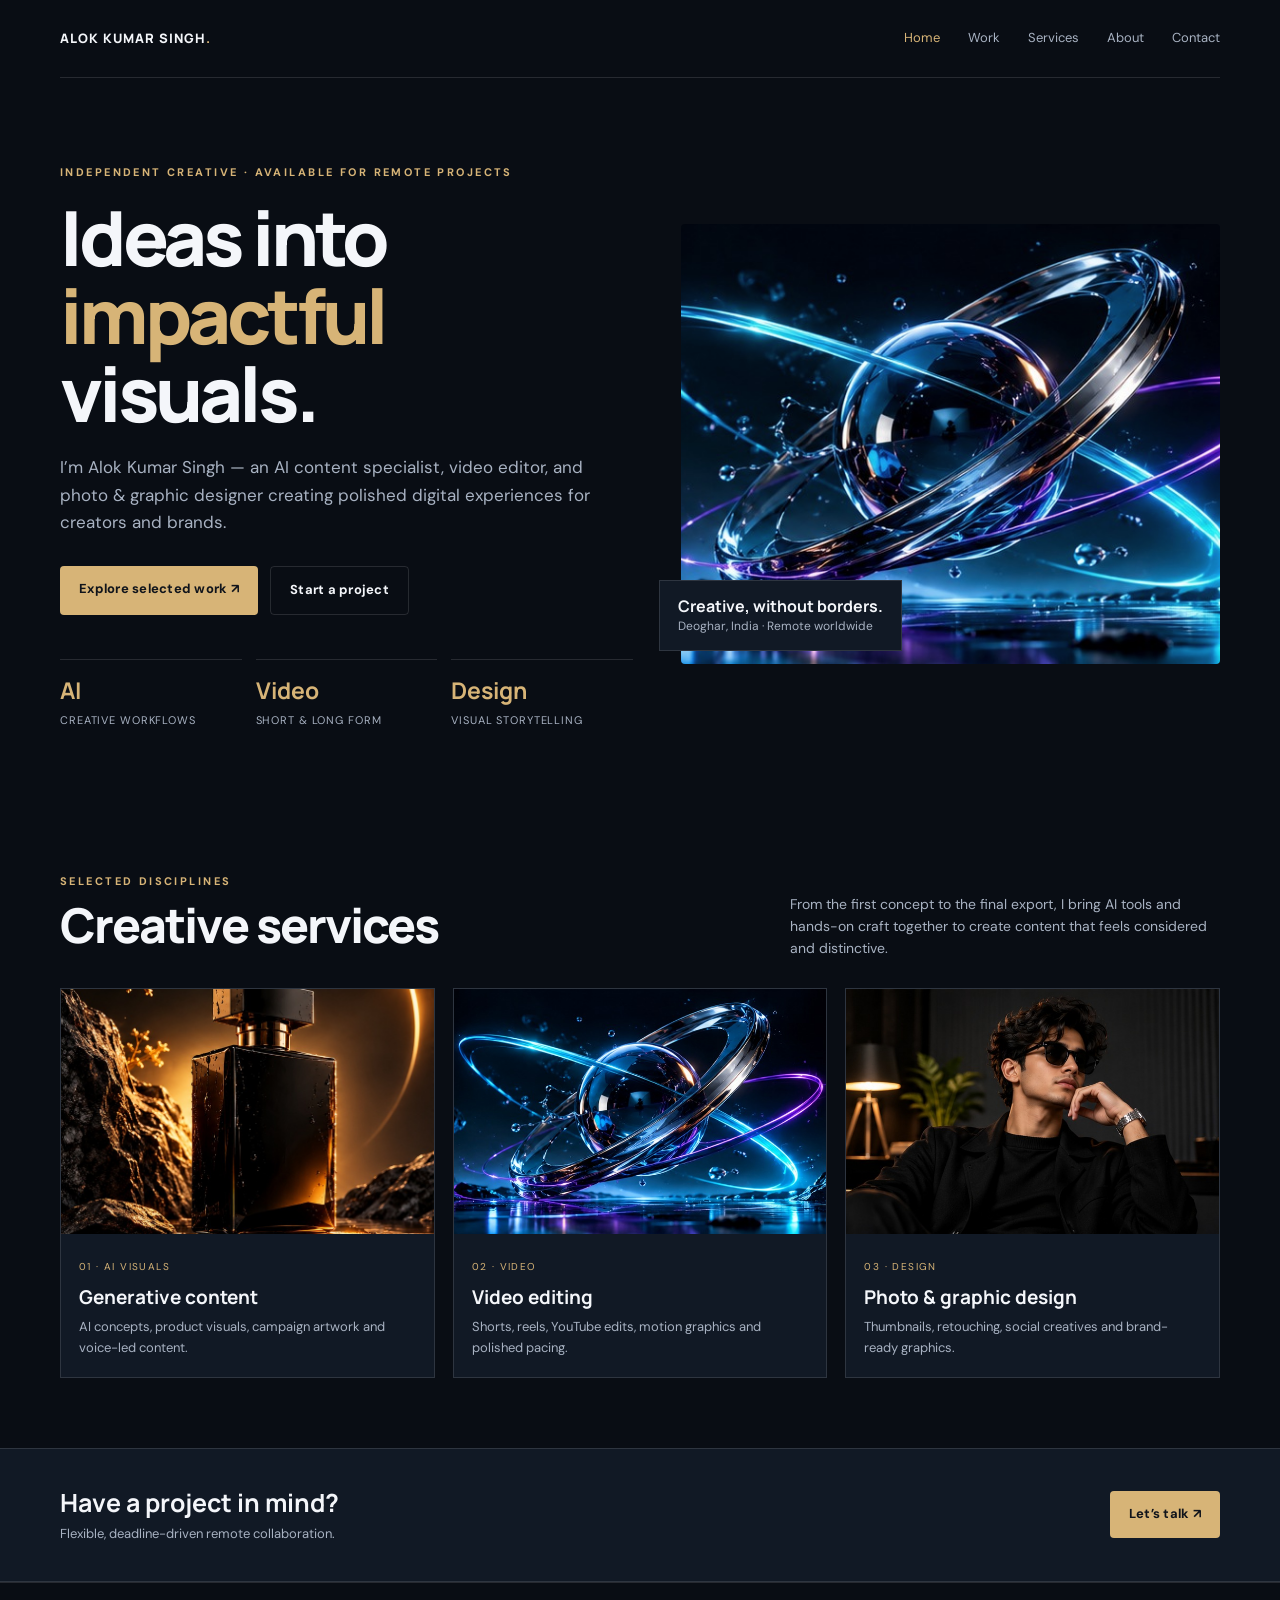
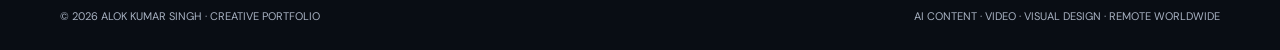
<file: index.html>
<!doctype html><html lang="en"><head><meta charset="utf-8"><meta name="viewport" content="width=device-width,initial-scale=1"><meta name="description" content="Alok Kumar Singh — AI content specialist, video editor and visual designer."><title>Home | Alok Kumar Singh</title><link rel="stylesheet" href="styles.css"></head><body><header class="wrap nav"><a class="brand" href="index.html">ALOK KUMAR SINGH<span>.</span></a><nav class="links"><a class="active" href="index.html">Home</a><a class="" href="work.html">Work</a><a class="" href="services.html">Services</a><a class="" href="about.html">About</a><a class="" href="contact.html">Contact</a></nav><button class="menu" aria-label="Open navigation">MENU</button></header>
<main class="wrap">
<section class="hero"><div><div class="eyebrow">Independent creative · Available for remote projects</div><h1>Ideas into <em>impactful</em> visuals.</h1><p class="lead">I’m Alok Kumar Singh — an AI content specialist, video editor, and photo & graphic designer creating polished digital experiences for creators and brands.</p><div class="actions"><a class="btn" href="work.html">Explore selected work ↗</a><a class="btn secondary" href="contact.html">Start a project</a></div><div class="stats"><div class="stat"><strong>AI</strong><span>Creative workflows</span></div><div class="stat"><strong>Video</strong><span>Short & long form</span></div><div class="stat"><strong>Design</strong><span>Visual storytelling</span></div></div></div><div class="hero-visual"><img src="hero-art.jpg" alt="Premium futuristic AI artwork"><div class="float-note"><strong>Creative, without borders.</strong>Deoghar, India · Remote worldwide</div></div></section>
<section class="section"><div class="section-head"><div><div class="eyebrow">Selected disciplines</div><h2>Creative services</h2></div><p>From the first concept to the final export, I bring AI tools and hands-on craft together to create content that feels considered and distinctive.</p></div><div class="grid3"><article class="card"><img src="luxury-product.jpg" alt="Luxury product visual"><div class="card-body"><small>01 · AI visuals</small><h3>Generative content</h3><p>AI concepts, product visuals, campaign artwork and voice-led content.</p></div></article><article class="card"><img src="ai-motion-art.jpg" alt="Futuristic motion artwork"><div class="card-body"><small>02 · Video</small><h3>Video editing</h3><p>Shorts, reels, YouTube edits, motion graphics and polished pacing.</p></div></article><article class="card"><img src="editorial-portrait.jpg" alt="Editorial portrait"><div class="card-body"><small>03 · Design</small><h3>Photo & graphic design</h3><p>Thumbnails, retouching, social creatives and brand-ready graphics.</p></div></article></div></section>
</main><section class="band"><div class="wrap band-inner"><div><h2>Have a project in mind?</h2><p>Flexible, deadline-driven remote collaboration.</p></div><a class="btn" href="contact.html">Let’s talk ↗</a></div></section><footer class="footer"><div class="wrap footer-inner"><span>© 2026 ALOK KUMAR SINGH · CREATIVE PORTFOLIO</span><span>AI CONTENT · VIDEO · VISUAL DESIGN · REMOTE WORLDWIDE</span></div></footer><script src="script.js"></script></body></html>
</file>
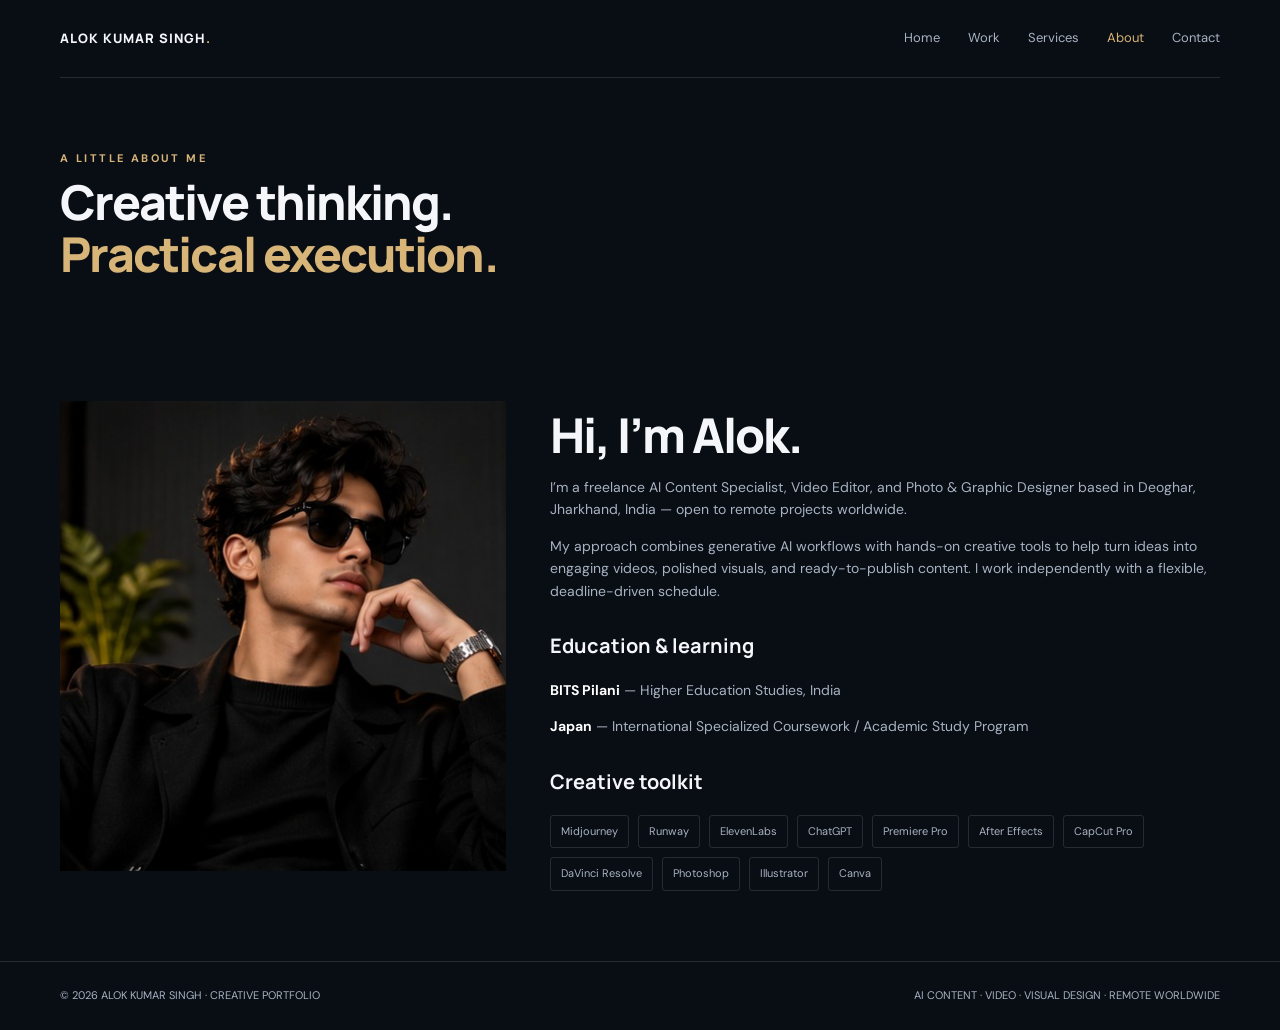
<file: about.html>
<!doctype html><html lang="en"><head><meta charset="utf-8"><meta name="viewport" content="width=device-width,initial-scale=1"><meta name="description" content="Alok Kumar Singh — AI content specialist, video editor and visual designer."><title>About | Alok Kumar Singh</title><link rel="stylesheet" href="styles.css"></head><body><header class="wrap nav"><a class="brand" href="index.html">ALOK KUMAR SINGH<span>.</span></a><nav class="links"><a class="" href="index.html">Home</a><a class="" href="work.html">Work</a><a class="" href="services.html">Services</a><a class="active" href="about.html">About</a><a class="" href="contact.html">Contact</a></nav><button class="menu" aria-label="Open navigation">MENU</button></header>
<main class="wrap"><section class="page-hero"><div class="eyebrow">A little about me</div><h1 class="page-title">Creative thinking.<br><span style="color:var(--accent)">Practical execution.</span></h1></section><section class="section about-layout"><img src="editorial-portrait.jpg" alt="Editorial-style portrait placeholder"><div><h2>Hi, I’m Alok.</h2><p class="muted">I’m a freelance AI Content Specialist, Video Editor, and Photo & Graphic Designer based in Deoghar, Jharkhand, India — open to remote projects worldwide.</p><p class="muted">My approach combines generative AI workflows with hands-on creative tools to help turn ideas into engaging videos, polished visuals, and ready-to-publish content. I work independently with a flexible, deadline-driven schedule.</p><h3 style="font:700 20px Manrope;margin-top:30px">Education & learning</h3><p class="muted"><strong style="color:white">BITS Pilani</strong> — Higher Education Studies, India</p><p class="muted"><strong style="color:white">Japan</strong> — International Specialized Coursework / Academic Study Program</p><h3 style="font:700 20px Manrope;margin-top:30px">Creative toolkit</h3><div class="tools"><span class="tag">Midjourney</span><span class="tag">Runway</span><span class="tag">ElevenLabs</span><span class="tag">ChatGPT</span><span class="tag">Premiere Pro</span><span class="tag">After Effects</span><span class="tag">CapCut Pro</span><span class="tag">DaVinci Resolve</span><span class="tag">Photoshop</span><span class="tag">Illustrator</span><span class="tag">Canva</span></div></div></section></main><footer class="footer"><div class="wrap footer-inner"><span>© 2026 ALOK KUMAR SINGH · CREATIVE PORTFOLIO</span><span>AI CONTENT · VIDEO · VISUAL DESIGN · REMOTE WORLDWIDE</span></div></footer><script src="script.js"></script></body></html>
</file>
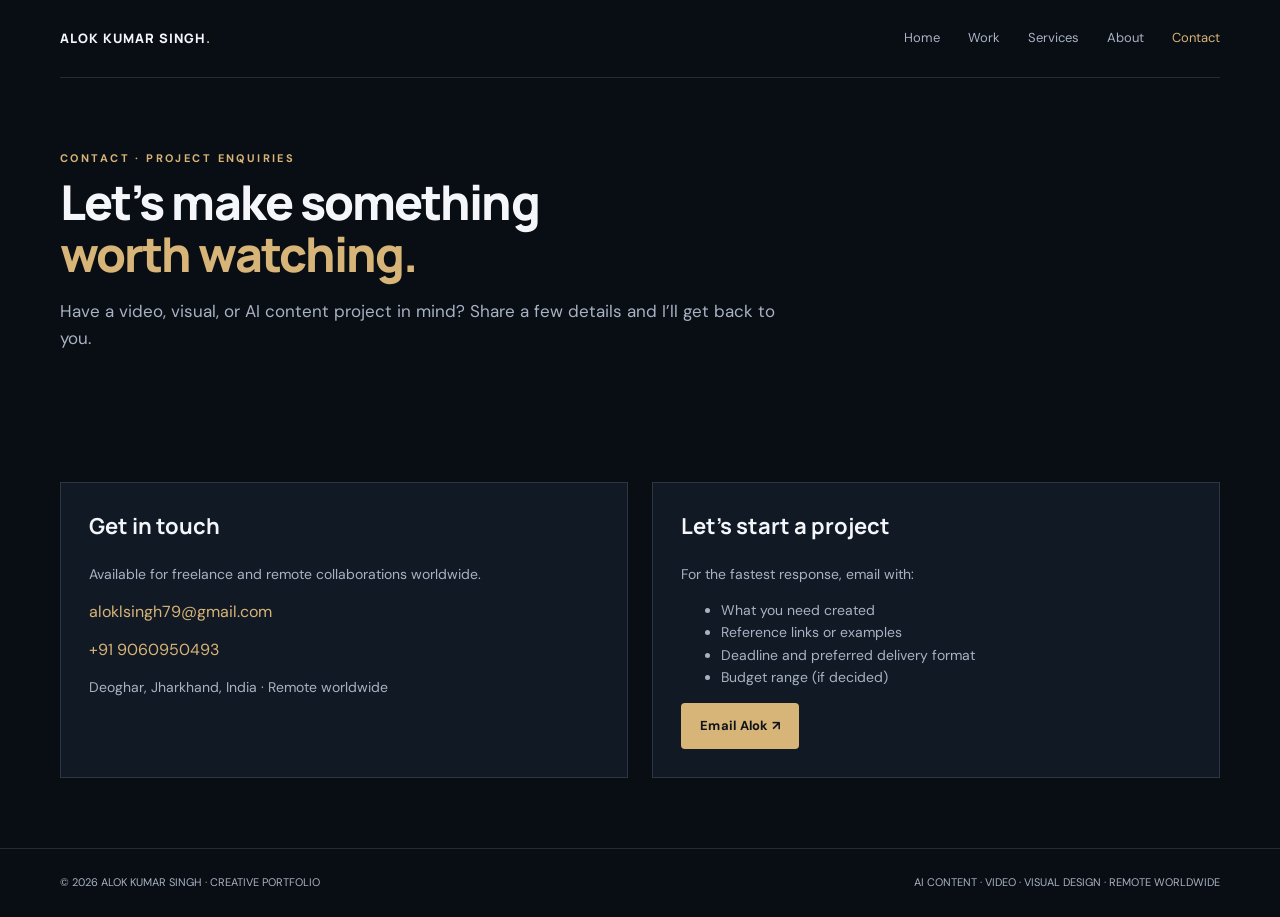
<file: contact.html>
<!doctype html><html lang="en"><head><meta charset="utf-8"><meta name="viewport" content="width=device-width,initial-scale=1"><meta name="description" content="Alok Kumar Singh — AI content specialist, video editor and visual designer."><title>Contact | Alok Kumar Singh</title><link rel="stylesheet" href="styles.css"></head><body><header class="wrap nav"><a class="brand" href="index.html">ALOK KUMAR SINGH<span>.</span></a><nav class="links"><a class="" href="index.html">Home</a><a class="" href="work.html">Work</a><a class="" href="services.html">Services</a><a class="" href="about.html">About</a><a class="active" href="contact.html">Contact</a></nav><button class="menu" aria-label="Open navigation">MENU</button></header>
<main class="wrap"><section class="page-hero"><div class="eyebrow">Contact · Project enquiries</div><h1 class="page-title">Let’s make something<br><span style="color:var(--accent)">worth watching.</span></h1><p class="lead">Have a video, visual, or AI content project in mind? Share a few details and I’ll get back to you.</p></section><section class="section contact-panel"><div class="contact-box"><h3>Get in touch</h3><p class="muted">Available for freelance and remote collaborations worldwide.</p><a class="contact-link" href="mailto:aloklsingh79@gmail.com">aloklsingh79@gmail.com</a><a class="contact-link" href="tel:+919060950493">+91 9060950493</a><p class="muted">Deoghar, Jharkhand, India · Remote worldwide</p></div><div class="contact-box"><h3>Let’s start a project</h3><p class="muted">For the fastest response, email with:</p><ul class="muted"><li>What you need created</li><li>Reference links or examples</li><li>Deadline and preferred delivery format</li><li>Budget range (if decided)</li></ul><a class="btn" href="mailto:aloklsingh79@gmail.com?subject=Creative%20Project%20Enquiry">Email Alok ↗</a></div></section></main><footer class="footer"><div class="wrap footer-inner"><span>© 2026 ALOK KUMAR SINGH · CREATIVE PORTFOLIO</span><span>AI CONTENT · VIDEO · VISUAL DESIGN · REMOTE WORLDWIDE</span></div></footer><script src="script.js"></script></body></html>
</file>
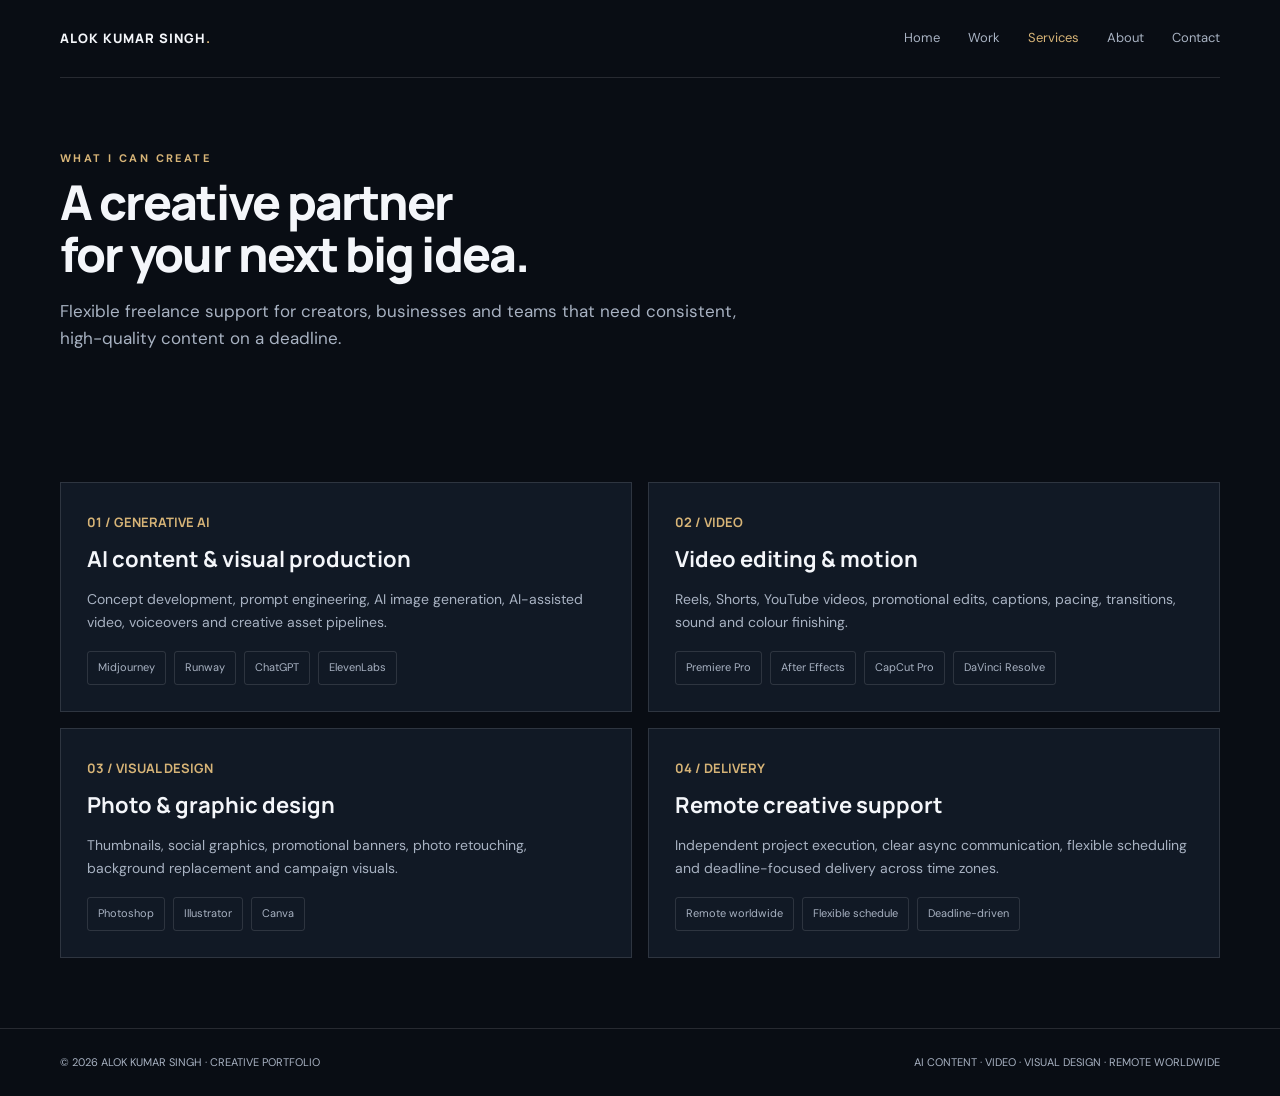
<file: services.html>
<!doctype html><html lang="en"><head><meta charset="utf-8"><meta name="viewport" content="width=device-width,initial-scale=1"><meta name="description" content="Alok Kumar Singh — AI content specialist, video editor and visual designer."><title>Services | Alok Kumar Singh</title><link rel="stylesheet" href="styles.css"></head><body><header class="wrap nav"><a class="brand" href="index.html">ALOK KUMAR SINGH<span>.</span></a><nav class="links"><a class="" href="index.html">Home</a><a class="" href="work.html">Work</a><a class="active" href="services.html">Services</a><a class="" href="about.html">About</a><a class="" href="contact.html">Contact</a></nav><button class="menu" aria-label="Open navigation">MENU</button></header>
<main class="wrap"><section class="page-hero"><div class="eyebrow">What I can create</div><h1 class="page-title">A creative partner<br>for your next big idea.</h1><p class="lead">Flexible freelance support for creators, businesses and teams that need consistent, high-quality content on a deadline.</p></section><section class="section"><div class="service-grid">
<div class="service"><span class="number">01 / GENERATIVE AI</span><h3>AI content & visual production</h3><p>Concept development, prompt engineering, AI image generation, AI-assisted video, voiceovers and creative asset pipelines.</p><div class="tags"><span class="tag">Midjourney</span><span class="tag">Runway</span><span class="tag">ChatGPT</span><span class="tag">ElevenLabs</span></div></div>
<div class="service"><span class="number">02 / VIDEO</span><h3>Video editing & motion</h3><p>Reels, Shorts, YouTube videos, promotional edits, captions, pacing, transitions, sound and colour finishing.</p><div class="tags"><span class="tag">Premiere Pro</span><span class="tag">After Effects</span><span class="tag">CapCut Pro</span><span class="tag">DaVinci Resolve</span></div></div>
<div class="service"><span class="number">03 / VISUAL DESIGN</span><h3>Photo & graphic design</h3><p>Thumbnails, social graphics, promotional banners, photo retouching, background replacement and campaign visuals.</p><div class="tags"><span class="tag">Photoshop</span><span class="tag">Illustrator</span><span class="tag">Canva</span></div></div>
<div class="service"><span class="number">04 / DELIVERY</span><h3>Remote creative support</h3><p>Independent project execution, clear async communication, flexible scheduling and deadline-focused delivery across time zones.</p><div class="tags"><span class="tag">Remote worldwide</span><span class="tag">Flexible schedule</span><span class="tag">Deadline-driven</span></div></div>
</div></section></main><footer class="footer"><div class="wrap footer-inner"><span>© 2026 ALOK KUMAR SINGH · CREATIVE PORTFOLIO</span><span>AI CONTENT · VIDEO · VISUAL DESIGN · REMOTE WORLDWIDE</span></div></footer><script src="script.js"></script></body></html>
</file>
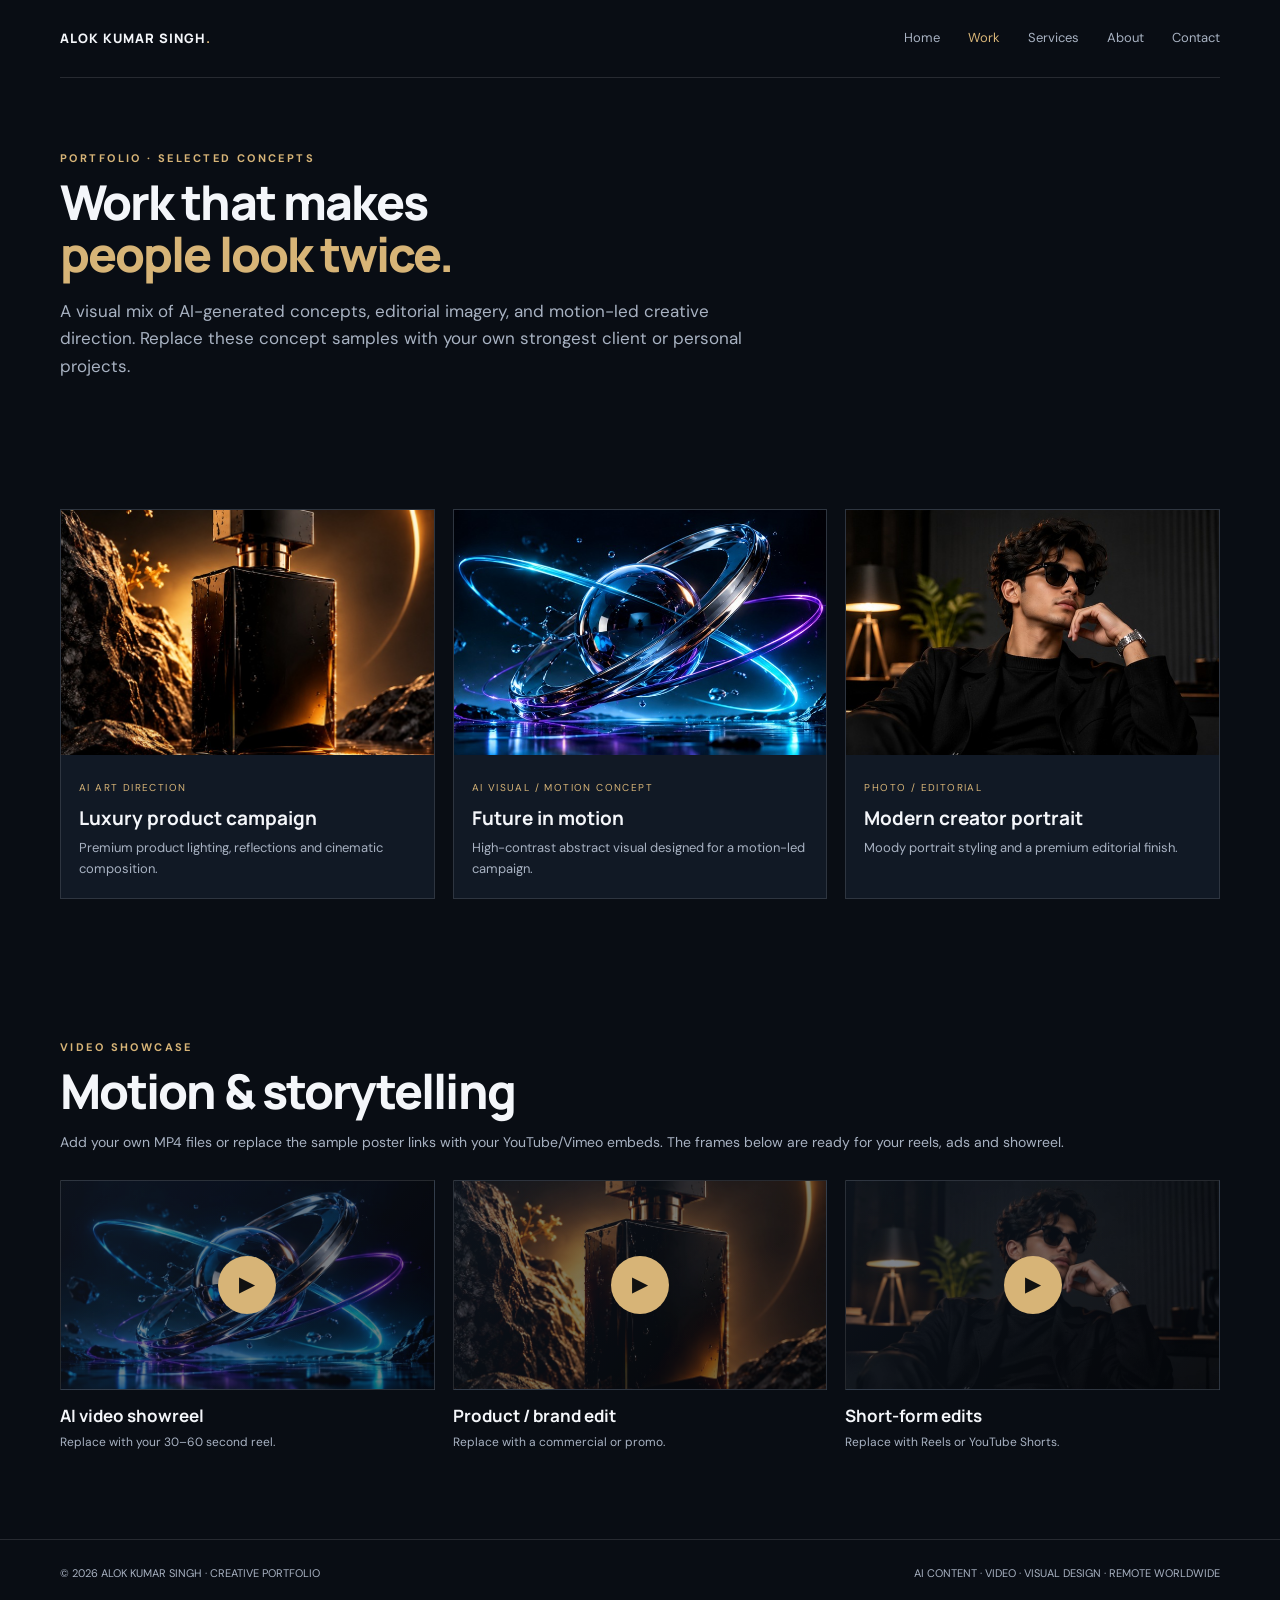
<file: work.html>
<!doctype html><html lang="en"><head><meta charset="utf-8"><meta name="viewport" content="width=device-width,initial-scale=1"><meta name="description" content="Alok Kumar Singh — AI content specialist, video editor and visual designer."><title>Work | Alok Kumar Singh</title><link rel="stylesheet" href="styles.css"></head><body><header class="wrap nav"><a class="brand" href="index.html">ALOK KUMAR SINGH<span>.</span></a><nav class="links"><a class="" href="index.html">Home</a><a class="active" href="work.html">Work</a><a class="" href="services.html">Services</a><a class="" href="about.html">About</a><a class="" href="contact.html">Contact</a></nav><button class="menu" aria-label="Open navigation">MENU</button></header>
<main class="wrap"><section class="page-hero"><div class="eyebrow">Portfolio · Selected concepts</div><h1 class="page-title">Work that makes<br><span style="color:var(--accent)">people look twice.</span></h1><p class="lead">A visual mix of AI-generated concepts, editorial imagery, and motion-led creative direction. Replace these concept samples with your own strongest client or personal projects.</p></section>
<section class="section"><div class="grid3"><article class="card"><img src="luxury-product.jpg" alt="Luxury fragrance campaign concept"><div class="card-body"><small>AI art direction</small><h3>Luxury product campaign</h3><p>Premium product lighting, reflections and cinematic composition.</p></div></article><article class="card"><img src="ai-motion-art.jpg" alt="Abstract futuristic motion concept"><div class="card-body"><small>AI visual / motion concept</small><h3>Future in motion</h3><p>High-contrast abstract visual designed for a motion-led campaign.</p></div></article><article class="card"><img src="editorial-portrait.jpg" alt="Editorial portrait concept"><div class="card-body"><small>Photo / editorial</small><h3>Modern creator portrait</h3><p>Moody portrait styling and a premium editorial finish.</p></div></article></div></section>
<section class="section"><div class="eyebrow">Video showcase</div><h2 class="page-title">Motion & storytelling</h2><p class="muted">Add your own MP4 files or replace the sample poster links with your YouTube/Vimeo embeds. The frames below are ready for your reels, ads and showreel.</p><div class="grid3" style="margin-top:26px"><div><div class="video-frame"><img src="hero-art.jpg" alt=""><span class="play">▶</span></div><div class="video-caption"><strong>AI video showreel</strong><p>Replace with your 30–60 second reel.</p></div></div><div><div class="video-frame"><img src="luxury-product.jpg" alt=""><span class="play">▶</span></div><div class="video-caption"><strong>Product / brand edit</strong><p>Replace with a commercial or promo.</p></div></div><div><div class="video-frame"><img src="editorial-portrait.jpg" alt=""><span class="play">▶</span></div><div class="video-caption"><strong>Short-form edits</strong><p>Replace with Reels or YouTube Shorts.</p></div></div></div></section></main><footer class="footer"><div class="wrap footer-inner"><span>© 2026 ALOK KUMAR SINGH · CREATIVE PORTFOLIO</span><span>AI CONTENT · VIDEO · VISUAL DESIGN · REMOTE WORLDWIDE</span></div></footer><script src="script.js"></script></body></html>
</file>
<file: styles.css>
@import url('https://fonts.googleapis.com/css2?family=DM+Sans:wght@400;500;600;700&family=Manrope:wght@400;500;600;700;800&display=swap');
:root{--bg:#090d14;--panel:#111925;--panel2:#151f2d;--text:#f4f6fa;--muted:#a8b2c2;--line:rgba(255,255,255,.12);--accent:#d7b477;--cyan:#70d7d0}
*{box-sizing:border-box}html{scroll-behavior:smooth}body{margin:0;background:var(--bg);color:var(--text);font-family:'DM Sans',sans-serif;line-height:1.6}a{color:inherit;text-decoration:none}.wrap{width:min(1160px,calc(100% - 42px));margin:auto}.nav{height:78px;display:flex;align-items:center;justify-content:space-between;border-bottom:1px solid var(--line)}.brand{font-family:Manrope,sans-serif;font-weight:800;letter-spacing:.075em;font-size:13px;white-space:nowrap}.brand span{color:var(--accent)}.links{display:flex;gap:28px;color:var(--muted);font-size:13px}.links a:hover,.links a.active{color:var(--accent)}.menu{display:none;background:none;border:1px solid var(--line);color:white;padding:8px 12px;border-radius:9px}.eyebrow{color:var(--accent);font-size:11px;letter-spacing:.22em;text-transform:uppercase;font-weight:700}.hero{padding:86px 0 72px;display:grid;grid-template-columns:1.03fr .97fr;gap:48px;align-items:center}.hero h1{font:800 clamp(42px,6vw,76px)/1.03 Manrope,sans-serif;letter-spacing:-.055em;margin:16px 0 22px}.hero h1 em{font-style:normal;color:var(--accent)}.lead{font-size:17px;color:var(--muted);max-width:580px}.actions{display:flex;gap:12px;flex-wrap:wrap;margin-top:30px}.btn{display:inline-flex;padding:13px 19px;border-radius:4px;font-size:13px;font-weight:700;letter-spacing:.02em;background:var(--accent);color:#10141b}.btn.secondary{background:transparent;border:1px solid var(--line);color:var(--text)}.hero-visual{position:relative}.hero-visual img{width:100%;height:440px;object-fit:cover;border-radius:4px;filter:saturate(.86)}.float-note{position:absolute;bottom:20px;left:-22px;background:#111925;border:1px solid var(--line);padding:14px 18px;font-size:12px;color:var(--muted)}.float-note strong{display:block;color:var(--text);font:700 16px Manrope}.stats{display:grid;grid-template-columns:repeat(3,1fr);gap:14px;margin-top:44px}.stat{border-top:1px solid var(--line);padding-top:14px}.stat strong{display:block;font:700 23px Manrope;color:var(--accent)}.stat span{font-size:11px;color:var(--muted);letter-spacing:.08em;text-transform:uppercase}.section{padding:70px 0}.section-head{display:flex;justify-content:space-between;align-items:end;gap:24px;margin-bottom:28px}.section h2,.page-title{font:800 clamp(30px,4vw,48px)/1.1 Manrope,sans-serif;letter-spacing:-.04em;margin:8px 0}.section-head p{max-width:430px;color:var(--muted);font-size:14px;margin:0}.grid3{display:grid;grid-template-columns:repeat(3,1fr);gap:18px}.card{background:var(--panel);border:1px solid var(--line);overflow:hidden}.card img{width:100%;height:245px;object-fit:cover;display:block;transition:transform .5s}.card:hover img{transform:scale(1.035)}.card-body{padding:18px}.card small{color:var(--accent);text-transform:uppercase;letter-spacing:.14em;font-size:10px}.card h3{font:700 19px Manrope;margin:7px 0}.card p{color:var(--muted);font-size:13px;margin:0}.band{background:var(--panel);border-block:1px solid var(--line)}.band-inner{padding:36px 0;display:flex;align-items:center;justify-content:space-between;gap:25px}.band h2{font:700 25px Manrope;margin:0}.band p{color:var(--muted);margin:4px 0 0;font-size:13px}.page-hero{padding:72px 0 42px}.page-hero .lead{max-width:720px}.service-grid{display:grid;grid-template-columns:repeat(2,1fr);gap:16px}.service{padding:26px;background:var(--panel);border:1px solid var(--line)}.number{color:var(--accent);font:700 13px Manrope}.service h3{font:700 22px Manrope;margin:10px 0}.service p,.muted{color:var(--muted);font-size:14px}.tags{display:flex;gap:8px;flex-wrap:wrap;margin-top:18px}.tag{border:1px solid var(--line);padding:7px 10px;border-radius:3px;font-size:11px;color:var(--muted)}.video-frame{aspect-ratio:16/9;background:linear-gradient(135deg,#182333,#070a10);border:1px solid var(--line);display:grid;place-items:center;position:relative;overflow:hidden}.video-frame img{position:absolute;width:100%;height:100%;object-fit:cover;opacity:.45}.play{z-index:1;width:58px;height:58px;border-radius:50%;display:grid;place-items:center;background:var(--accent);color:#111;font-size:21px}.video-caption{padding:14px 0}.video-caption strong{font:700 17px Manrope}.video-caption p{margin:3px 0;color:var(--muted);font-size:12px}.about-layout{display:grid;grid-template-columns:.8fr 1.2fr;gap:44px;align-items:start}.about-layout img{width:100%;height:470px;object-fit:cover}.tools{display:flex;flex-wrap:wrap;gap:9px;margin-top:20px}.contact-panel{display:grid;grid-template-columns:1fr 1fr;gap:24px}.contact-box{background:var(--panel);border:1px solid var(--line);padding:28px}.contact-box h3{font:700 22px Manrope;margin-top:0}.contact-link{display:block;color:var(--accent);margin:12px 0;overflow-wrap:anywhere}.footer{border-top:1px solid var(--line);padding:25px 0;color:var(--muted);font-size:11px}.footer-inner{display:flex;justify-content:space-between;gap:15px;flex-wrap:wrap}.note{font-size:11px;color:var(--muted);margin-top:12px}
@media(max-width:800px){.hero{grid-template-columns:1fr;padding:58px 0}.hero-visual img{height:330px}.float-note{left:10px}.grid3{grid-template-columns:1fr 1fr}.about-layout{grid-template-columns:1fr}.about-layout img{height:330px}.links{display:none;position:absolute;top:78px;left:0;right:0;background:#0d141f;padding:18px 24px;z-index:5;flex-direction:column;gap:15px}.links.open{display:flex}.menu{display:block}.band-inner{align-items:flex-start;flex-direction:column}}
@media(max-width:540px){.wrap{width:min(100% - 30px,1160px)}.grid3,.service-grid,.contact-panel{grid-template-columns:1fr}.stats{gap:8px}.stat strong{font-size:19px}.section{padding:52px 0}.page-hero{padding:52px 0 28px}.hero h1{font-size:44px}.hero-visual img{height:270px}.section-head{display:block}.section-head p{margin-top:12px}}
</file>
